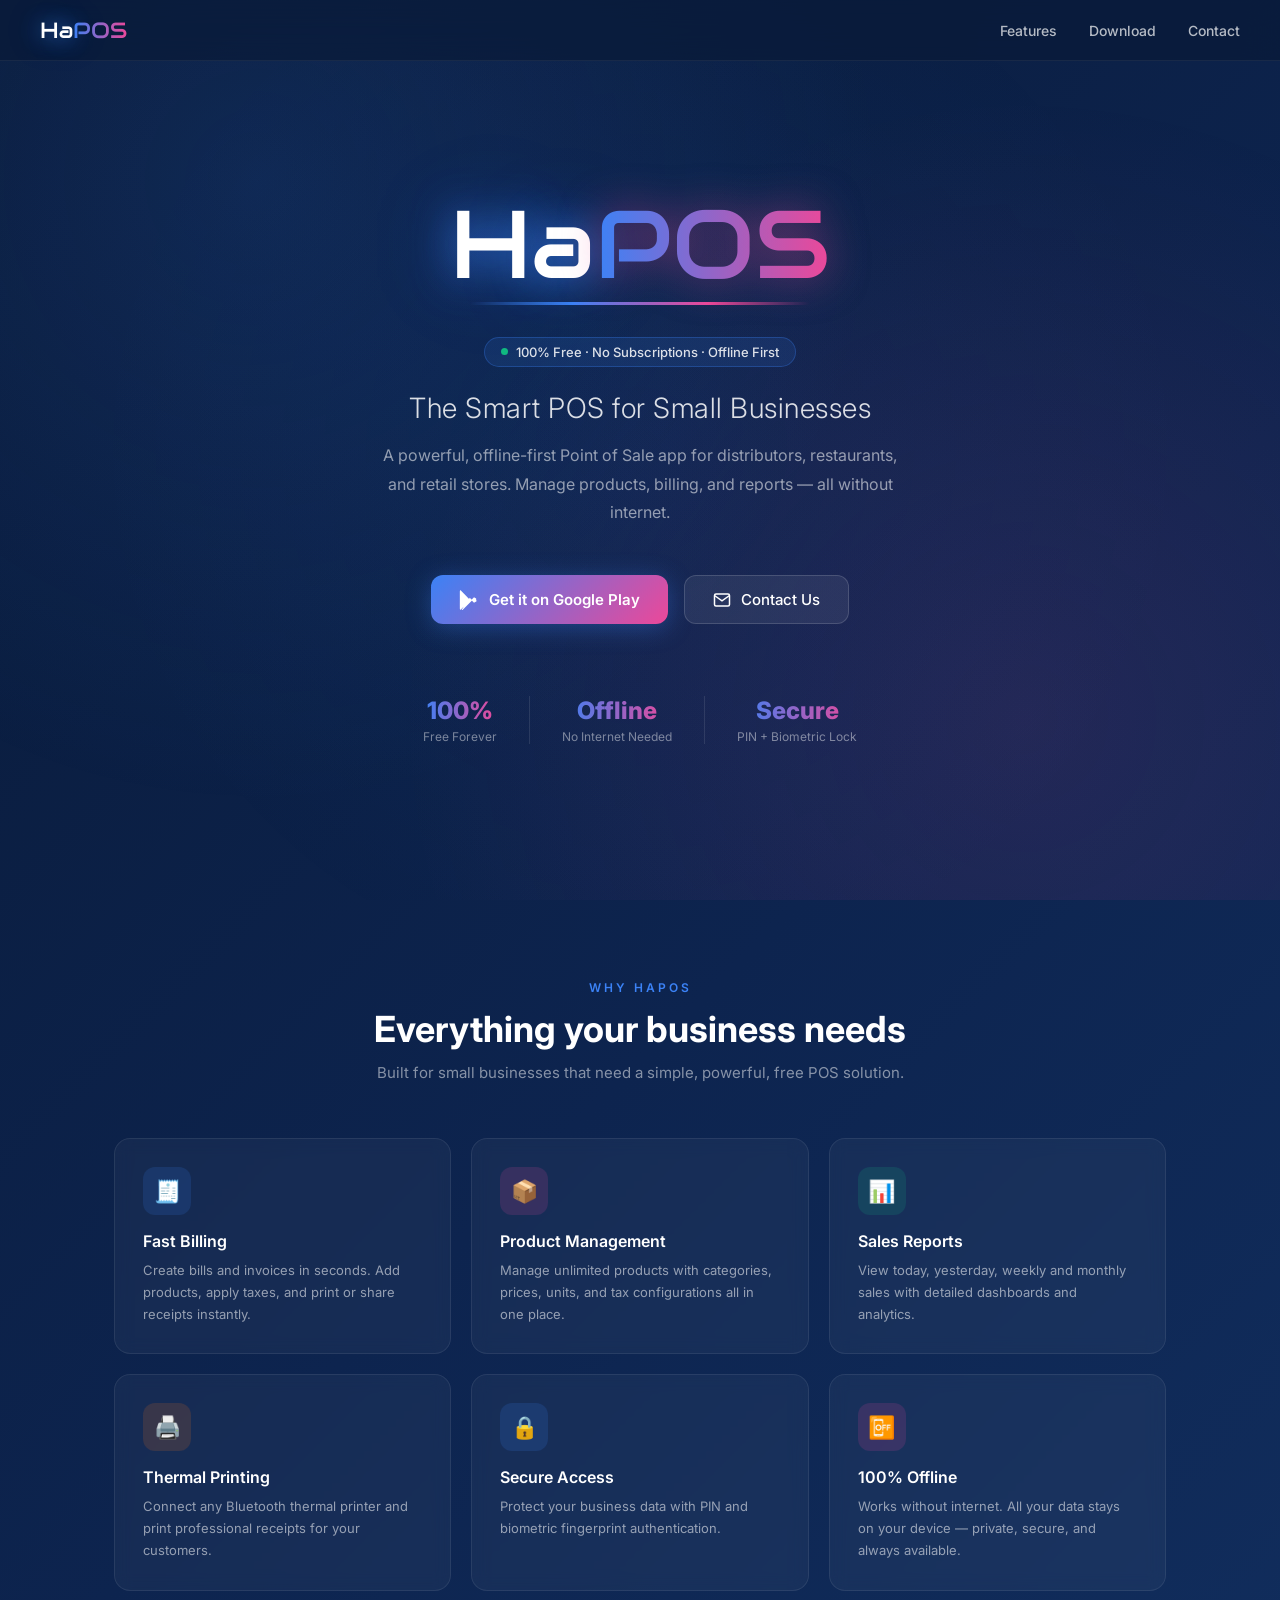
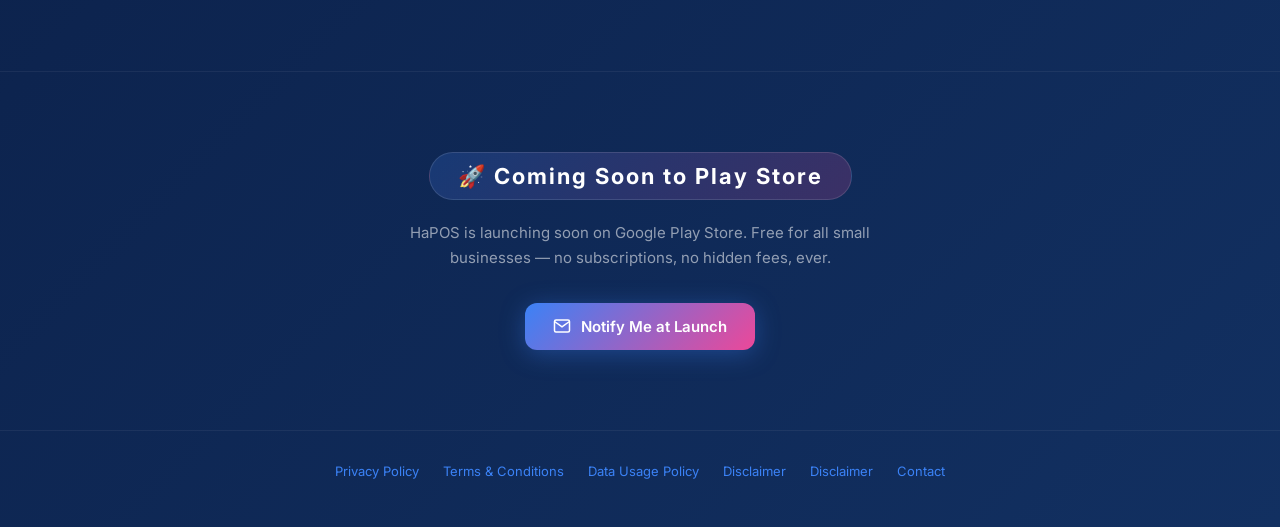
<file: index.html>
<!DOCTYPE html>
<html lang="en">
<head>
    <meta charset="UTF-8">
    <meta name="viewport" content="width=device-width, initial-scale=1.0">
    <title>HaPOS - Free POS for Small Businesses</title>
    <link href="https://fonts.googleapis.com/css2?family=Audiowide&family=Inter:wght@300;400;500;600;700;800&display=swap" rel="stylesheet">
    <style>
        * { margin: 0; padding: 0; box-sizing: border-box; }

        :root {
            --blue: #3B82F6;
            --pink: #EC4899;
            --dark: #0D244F;
            --darker: #091a38;
        }

        body {
            font-family: 'Inter', -apple-system, BlinkMacSystemFont, sans-serif;
            min-height: 100vh;
            background: linear-gradient(135deg, #091a38 0%, #0D244F 50%, #123061 100%);
            color: white;
            overflow-x: hidden;
        }

        /* ── Animated background particles ── */
        body::before {
            content: '';
            position: fixed;
            inset: 0;
            background:
                radial-gradient(circle at 20% 20%, rgba(59,130,246,0.12) 0%, transparent 50%),
                radial-gradient(circle at 80% 80%, rgba(236,72,153,0.10) 0%, transparent 50%),
                radial-gradient(circle at 50% 50%, rgba(59,130,246,0.05) 0%, transparent 70%);
            pointer-events: none;
            z-index: 0;
        }

        /* ── Nav ── */
        nav {
            position: fixed;
            top: 0; left: 0; right: 0;
            z-index: 100;
            padding: 16px 40px;
            display: flex;
            align-items: center;
            justify-content: space-between;
            background: rgba(9,26,56,0.7);
            backdrop-filter: blur(16px);
            border-bottom: 1px solid rgba(255,255,255,0.06);
        }

        .nav-logo {
            display: flex;
            align-items: baseline;
            gap: 0;
        }

        .nav-logo .ha {
            font-family: 'Audiowide', sans-serif;
            font-size: 22px;
            color: white;
            text-shadow: 0 0 20px rgba(59,130,246,0.8), 0 0 40px rgba(59,130,246,0.4);
        }

        .nav-logo .pos {
            font-family: 'Audiowide', sans-serif;
            font-size: 22px;
            background: linear-gradient(90deg, var(--blue), var(--pink));
            -webkit-background-clip: text;
            -webkit-text-fill-color: transparent;
            background-clip: text;
        }

        .nav-links {
            display: flex;
            gap: 32px;
            list-style: none;
        }

        .nav-links a {
            color: rgba(255,255,255,0.7);
            text-decoration: none;
            font-size: 14px;
            font-weight: 500;
            transition: color 0.2s;
        }

        .nav-links a:hover { color: white; }

        /* ── Hero ── */
        .hero {
            position: relative;
            z-index: 1;
            min-height: 100vh;
            display: flex;
            flex-direction: column;
            align-items: center;
            justify-content: center;
            text-align: center;
            padding: 100px 24px 60px;
        }

        /* ── HaPOS Logo (matches Flutter widget) ── */
        .hapos-logo {
            display: flex;
            flex-direction: column;
            align-items: center;
            margin-bottom: 32px;
            animation: logoIn 0.8s cubic-bezier(0.34,1.56,0.64,1) both;
        }

        .hapos-logo .logo-row {
            display: flex;
            align-items: baseline;
            line-height: 1;
        }

        .hapos-logo .ha {
            font-family: 'Audiowide', sans-serif;
            font-size: clamp(52px, 10vw, 96px);
            color: white;
            text-shadow:
                0 0 40px rgba(59,130,246,0.8),
                0 0 80px rgba(59,130,246,0.4),
                0 0 120px rgba(59,130,246,0.2);
            line-height: 1;
        }

        .hapos-logo .pos {
            font-family: 'Audiowide', sans-serif;
            font-size: clamp(52px, 10vw, 96px);
            background: linear-gradient(90deg, var(--blue) 0%, var(--pink) 100%);
            -webkit-background-clip: text;
            -webkit-text-fill-color: transparent;
            background-clip: text;
            filter: drop-shadow(0 0 20px rgba(236,72,153,0.5));
            line-height: 1;
        }

        .logo-underline {
            margin-top: 10px;
            width: clamp(180px, 40vw, 340px);
            height: 3px;
            border-radius: 4px;
            background: linear-gradient(90deg,
                transparent 0%,
                var(--blue) 30%,
                var(--pink) 70%,
                transparent 100%);
        }

        /* ── Hero text ── */
        .hero-badge {
            display: inline-flex;
            align-items: center;
            gap: 8px;
            background: rgba(59,130,246,0.12);
            border: 1px solid rgba(59,130,246,0.3);
            border-radius: 100px;
            padding: 6px 16px;
            font-size: 13px;
            font-weight: 500;
            color: rgba(255,255,255,0.85);
            margin-bottom: 24px;
            animation: fadeUp 0.6s 0.2s both;
        }

        .hero-badge .dot {
            width: 7px; height: 7px;
            background: #10B981;
            border-radius: 50%;
            animation: pulse 2s infinite;
        }

        .hero-title {
            font-size: clamp(20px, 4vw, 28px);
            font-weight: 300;
            color: rgba(255,255,255,0.85);
            letter-spacing: 0.5px;
            margin-bottom: 16px;
            animation: fadeUp 0.6s 0.3s both;
        }

        .hero-desc {
            font-size: clamp(14px, 2vw, 16px);
            color: rgba(255,255,255,0.55);
            line-height: 1.8;
            max-width: 520px;
            margin: 0 auto 48px;
            animation: fadeUp 0.6s 0.4s both;
        }

        /* ── CTA Buttons ── */
        .cta-group {
            display: flex;
            gap: 16px;
            flex-wrap: wrap;
            justify-content: center;
            animation: fadeUp 0.6s 0.5s both;
            margin-bottom: 72px;
        }

        .btn-primary {
            display: inline-flex;
            align-items: center;
            gap: 10px;
            background: linear-gradient(135deg, var(--blue), var(--pink));
            color: white;
            text-decoration: none;
            font-size: 15px;
            font-weight: 600;
            padding: 14px 28px;
            border-radius: 12px;
            transition: transform 0.2s, box-shadow 0.2s;
            box-shadow: 0 4px 24px rgba(59,130,246,0.35);
        }

        .btn-primary:hover {
            transform: translateY(-2px);
            box-shadow: 0 8px 32px rgba(59,130,246,0.45);
        }

        .btn-secondary {
            display: inline-flex;
            align-items: center;
            gap: 10px;
            background: rgba(255,255,255,0.07);
            border: 1px solid rgba(255,255,255,0.15);
            color: white;
            text-decoration: none;
            font-size: 15px;
            font-weight: 500;
            padding: 14px 28px;
            border-radius: 12px;
            transition: background 0.2s, transform 0.2s;
            backdrop-filter: blur(8px);
        }

        .btn-secondary:hover {
            background: rgba(255,255,255,0.12);
            transform: translateY(-2px);
        }

        /* ── Feature cards ── */
        .features {
            position: relative;
            z-index: 1;
            padding: 80px 24px;
            max-width: 1100px;
            margin: 0 auto;
        }

        .section-label {
            text-align: center;
            font-size: 12px;
            font-weight: 600;
            letter-spacing: 3px;
            text-transform: uppercase;
            color: var(--blue);
            margin-bottom: 12px;
        }

        .section-title {
            text-align: center;
            font-size: clamp(24px, 4vw, 36px);
            font-weight: 700;
            margin-bottom: 12px;
        }

        .section-sub {
            text-align: center;
            color: rgba(255,255,255,0.5);
            font-size: 15px;
            margin-bottom: 56px;
        }

        .cards-grid {
            display: grid;
            grid-template-columns: repeat(auto-fit, minmax(280px, 1fr));
            gap: 20px;
        }

        .card {
            background: rgba(255,255,255,0.04);
            border: 1px solid rgba(255,255,255,0.08);
            border-radius: 16px;
            padding: 28px;
            transition: transform 0.2s, border-color 0.2s, background 0.2s;
            backdrop-filter: blur(8px);
        }

        .card:hover {
            transform: translateY(-4px);
            border-color: rgba(59,130,246,0.3);
            background: rgba(59,130,246,0.06);
        }

        .card-icon {
            width: 48px; height: 48px;
            border-radius: 12px;
            display: flex;
            align-items: center;
            justify-content: center;
            font-size: 22px;
            margin-bottom: 16px;
        }

        .card h3 {
            font-size: 16px;
            font-weight: 600;
            margin-bottom: 8px;
        }

        .card p {
            font-size: 13px;
            color: rgba(255,255,255,0.55);
            line-height: 1.7;
        }

        /* ── Coming Soon banner ── */
        .coming-soon-section {
            position: relative;
            z-index: 1;
            text-align: center;
            padding: 80px 24px;
            border-top: 1px solid rgba(255,255,255,0.06);
        }

        .coming-soon-badge {
            display: inline-block;
            background: linear-gradient(135deg, rgba(59,130,246,0.2), rgba(236,72,153,0.2));
            border: 1px solid rgba(255,255,255,0.12);
            border-radius: 100px;
            padding: 10px 28px;
            font-size: 22px;
            font-weight: 700;
            letter-spacing: 2px;
            margin-bottom: 20px;
        }

        .coming-soon-section p {
            color: rgba(255,255,255,0.55);
            font-size: 15px;
            max-width: 480px;
            margin: 0 auto 32px;
            line-height: 1.7;
        }

        /* ── Footer ── */
        footer {
            position: relative;
            z-index: 1;
            text-align: center;
            padding: 32px 24px;
            border-top: 1px solid rgba(255,255,255,0.06);
            color: rgba(255,255,255,0.35);
            font-size: 13px;
        }

        footer a {
            color: var(--blue);
            text-decoration: none;
        }

        footer a:hover { color: var(--pink); }

        .footer-links {
            display: flex;
            justify-content: center;
            gap: 24px;
            margin-bottom: 16px;
            flex-wrap: wrap;
        }

        /* ── Animations ── */
        @keyframes logoIn {
            from { opacity: 0; transform: scale(0.7); }
            to   { opacity: 1; transform: scale(1); }
        }

        @keyframes fadeUp {
            from { opacity: 0; transform: translateY(20px); }
            to   { opacity: 1; transform: translateY(0); }
        }

        @keyframes pulse {
            0%, 100% { opacity: 1; transform: scale(1); }
            50%       { opacity: 0.5; transform: scale(0.85); }
        }

        /* ── Mobile ── */
        @media (max-width: 640px) {
            nav { padding: 14px 20px; }
            .nav-links { display: none; }
            .cta-group { flex-direction: column; align-items: center; }
            .btn-primary, .btn-secondary { width: 100%; max-width: 300px; justify-content: center; }
        }
    </style>
</head>
<body>

    <!-- Nav -->
    <nav>
        <div class="nav-logo">
            <span class="ha">Ha</span><span class="pos">POS</span>
        </div>
        <ul class="nav-links">
            <li><a href="#features">Features</a></li>
            <li><a href="#download">Download</a></li>
            <li><a href="/cdn-cgi/l/email-protection#29414859465a07464f4f404a404845694e44484045074a4644">Contact</a></li>
        </ul>
    </nav>

    <!-- Hero -->
    <section class="hero">

        <!-- Logo — matches Flutter HaPosLogo widget -->
        <div class="hapos-logo">
            <div class="logo-row">
                <span class="ha">Ha</span><span class="pos">POS</span>
            </div>
            <div class="logo-underline"></div>
        </div>

        <div class="hero-badge">
            <span class="dot"></span>
            100% Free · No Subscriptions · Offline First
        </div>

        <h1 class="hero-title">The Smart POS for Small Businesses</h1>

        <p class="hero-desc">
            A powerful, offline-first Point of Sale app for distributors, restaurants, and retail stores.
            Manage products, billing, and reports — all without internet.
        </p>

        <div class="cta-group" id="download">
            <a href="#" class="btn-primary">
                <svg width="20" height="20" viewBox="0 0 24 24" fill="currentColor"><path d="M3.18 23.76c.33.18.7.24 1.06.19l11.67-11.67-2.97-2.97L3.18 23.76zM20.6 10.32l-2.6-1.5-3.28 3.28 3.28 3.28 2.62-1.52c.75-.43.75-1.12 0-1.54zM1.56.22C1.22.57 1 1.1 1 1.8v20.4c0 .7.22 1.23.57 1.58l.08.08L13.3 12.22v-.28L1.64.14l-.08.08zM14.94 8.86L1.56.22l13.38 8.64z"/></svg>
                Get it on Google Play
            </a>
            <a href="/cdn-cgi/l/email-protection#e68e87968995c88980808f858f878aa6818b878f8ac885898b" class="btn-secondary">
                <svg width="18" height="18" viewBox="0 0 24 24" fill="none" stroke="currentColor" stroke-width="2"><path d="M4 4h16c1.1 0 2 .9 2 2v12c0 1.1-.9 2-2 2H4c-1.1 0-2-.9-2-2V6c0-1.1.9-2 2-2z"/><polyline points="22,6 12,13 2,6"/></svg>
                Contact Us
            </a>
        </div>

        <!-- Feature highlights -->
        <div style="display:flex; gap:32px; flex-wrap:wrap; justify-content:center; animation: fadeUp 0.6s 0.7s both;">
            <div style="text-align:center;">
                <div style="font-size:24px; font-weight:800; background:linear-gradient(90deg,#3B82F6,#EC4899);-webkit-background-clip:text;-webkit-text-fill-color:transparent;">100%</div>
                <div style="font-size:12px; color:rgba(255,255,255,0.45); margin-top:4px;">Free Forever</div>
            </div>
            <div style="width:1px; background:rgba(255,255,255,0.1);"></div>
            <div style="text-align:center;">
                <div style="font-size:24px; font-weight:800; background:linear-gradient(90deg,#3B82F6,#EC4899);-webkit-background-clip:text;-webkit-text-fill-color:transparent;">Offline</div>
                <div style="font-size:12px; color:rgba(255,255,255,0.45); margin-top:4px;">No Internet Needed</div>
            </div>
            <div style="width:1px; background:rgba(255,255,255,0.1);"></div>
            <div style="text-align:center;">
                <div style="font-size:24px; font-weight:800; background:linear-gradient(90deg,#3B82F6,#EC4899);-webkit-background-clip:text;-webkit-text-fill-color:transparent;">Secure</div>
                <div style="font-size:12px; color:rgba(255,255,255,0.45); margin-top:4px;">PIN + Biometric Lock</div>
            </div>
        </div>

    </section>

    <!-- Features -->
    <section class="features" id="features">
        <div class="section-label">Why HaPOS</div>
        <h2 class="section-title">Everything your business needs</h2>
        <p class="section-sub">Built for small businesses that need a simple, powerful, free POS solution.</p>

        <div class="cards-grid">
            <div class="card">
                <div class="card-icon" style="background:rgba(59,130,246,0.15);">🧾</div>
                <h3>Fast Billing</h3>
                <p>Create bills and invoices in seconds. Add products, apply taxes, and print or share receipts instantly.</p>
            </div>
            <div class="card">
                <div class="card-icon" style="background:rgba(236,72,153,0.15);">📦</div>
                <h3>Product Management</h3>
                <p>Manage unlimited products with categories, prices, units, and tax configurations all in one place.</p>
            </div>
            <div class="card">
                <div class="card-icon" style="background:rgba(16,185,129,0.15);">📊</div>
                <h3>Sales Reports</h3>
                <p>View today, yesterday, weekly and monthly sales with detailed dashboards and analytics.</p>
            </div>
            <div class="card">
                <div class="card-icon" style="background:rgba(249,115,22,0.15);">🖨️</div>
                <h3>Thermal Printing</h3>
                <p>Connect any Bluetooth thermal printer and print professional receipts for your customers.</p>
            </div>
            <div class="card">
                <div class="card-icon" style="background:rgba(59,130,246,0.15);">🔒</div>
                <h3>Secure Access</h3>
                <p>Protect your business data with PIN and biometric fingerprint authentication.</p>
            </div>
            <div class="card">
                <div class="card-icon" style="background:rgba(236,72,153,0.15);">📴</div>
                <h3>100% Offline</h3>
                <p>Works without internet. All your data stays on your device — private, secure, and always available.</p>
            </div>
        </div>
    </section>

    <!-- Coming Soon -->
    <section class="coming-soon-section">
        <div class="coming-soon-badge">🚀 Coming Soon to Play Store</div>
        <p>HaPOS is launching soon on Google Play Store. Free for all small businesses — no subscriptions, no hidden fees, ever.</p>
        <a href="/cdn-cgi/l/email-protection#462e27362935682920202f252f272a06212b272f2a6825292b" class="btn-primary" style="display:inline-flex;">
            <svg width="18" height="18" viewBox="0 0 24 24" fill="none" stroke="currentColor" stroke-width="2"><path d="M4 4h16c1.1 0 2 .9 2 2v12c0 1.1-.9 2-2 2H4c-1.1 0-2-.9-2-2V6c0-1.1.9-2 2-2z"/><polyline points="22,6 12,13 2,6"/></svg>
            Notify Me at Launch
        </a>
    </section>

    <!-- Footer -->
    <footer>
        <div class="footer-links">
            <a href="privacy-policy.html">Privacy Policy</a>
            <a href="terms.html">Terms & Conditions</a>
            <a href="data-usage.html">Data Usage Policy</a>
            <a href="disclaimer.html">Disclaimer</a>
			<a href="support.html">Disclaimer</a>
            <a href="contact.html">Contact</a>
			</div>
			
			</footer>
			</body>
			
			</html>
</file>
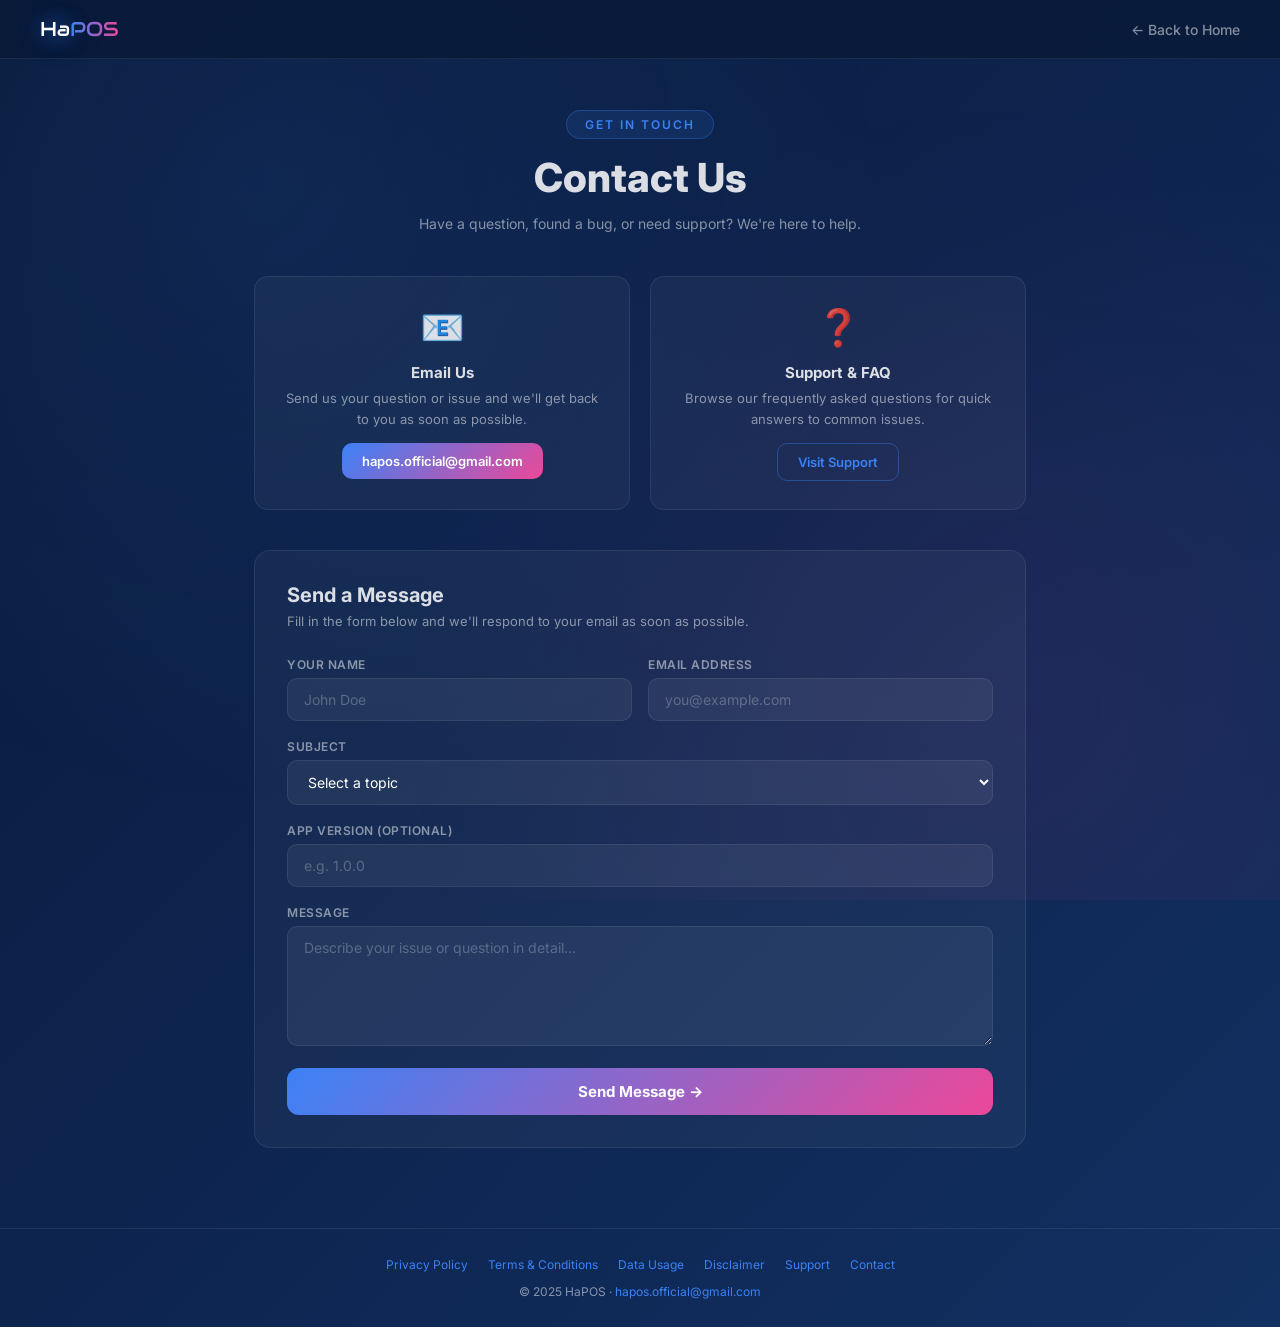
<file: contact.html>
<!DOCTYPE html>
<html lang="en">
<head>
<meta charset="UTF-8"><meta name="viewport" content="width=device-width, initial-scale=1.0">
<title>Contact - HaPOS</title>
<link href="https://fonts.googleapis.com/css2?family=Audiowide&family=Inter:wght@300;400;500;600;700;800&display=swap" rel="stylesheet">
<link rel="stylesheet" href="shared.css">
<style>
.contact-grid { display:grid; grid-template-columns:1fr 1fr; gap:20px; margin-bottom:40px; }
@media(max-width:600px){ .contact-grid { grid-template-columns:1fr; } }
.contact-card { background:var(--card); border:1px solid var(--border); border-radius:14px; padding:28px; text-align:center; transition:border-color 0.2s, transform 0.2s; }
.contact-card:hover { border-color:rgba(59,130,246,0.3); transform:translateY(-3px); }
.contact-card .icon { font-size:36px; margin-bottom:14px; }
.contact-card h3 { font-size:15px; font-weight:700; margin-bottom:6px; }
.contact-card p { font-size:13px; color:var(--muted); line-height:1.6; margin-bottom:14px; }
.contact-card a { display:inline-block; padding:10px 20px; border-radius:10px; font-size:13px; font-weight:600; text-decoration:none; transition:opacity 0.2s; }
.contact-card a:hover { opacity:0.85; }
.btn-blue { background:linear-gradient(135deg,var(--blue),var(--pink)); color:white; }
.btn-outline { border:1px solid rgba(59,130,246,0.4); color:var(--blue); }
.form-section { background:var(--card); border:1px solid var(--border); border-radius:16px; padding:32px; }
.form-section h2 { font-size:20px; font-weight:700; margin-bottom:6px; }
.form-section p { font-size:13px; color:var(--muted); margin-bottom:28px; }
.form-row { display:grid; grid-template-columns:1fr 1fr; gap:16px; }
@media(max-width:600px){ .form-row { grid-template-columns:1fr; } }
.form-group { margin-bottom:18px; }
.form-group label { display:block; font-size:12px; font-weight:600; color:var(--muted); margin-bottom:6px; text-transform:uppercase; letter-spacing:0.5px; }
.form-group input, .form-group select, .form-group textarea {
    width:100%; padding:12px 16px; border-radius:10px;
    background:rgba(255,255,255,0.06); border:1px solid var(--border);
    color:white; font-family:'Inter',sans-serif; font-size:14px;
    outline:none; transition:border-color 0.2s;
}
.form-group input:focus, .form-group select:focus, .form-group textarea:focus { border-color:var(--blue); }
.form-group select option { background:#0D244F; }
.form-group textarea { resize:vertical; min-height:120px; }
.form-group input::placeholder, .form-group textarea::placeholder { color:rgba(255,255,255,0.25); }
.btn-submit { width:100%; padding:14px; border:none; border-radius:12px; cursor:pointer;
    background:linear-gradient(135deg,var(--blue),var(--pink)); color:white;
    font-family:'Inter',sans-serif; font-size:15px; font-weight:700;
    transition:opacity 0.2s, transform 0.2s; }
.btn-submit:hover { opacity:0.9; transform:translateY(-1px); }
.success-msg { display:none; text-align:center; padding:20px; color:var(--success); font-weight:600; font-size:15px; }
</style>
</head>
<body>
<nav>
    <a href="index.html" class="nav-logo"><span class="ha">Ha</span><span class="pos">POS</span></a>
    <a href="index.html" class="nav-back">← Back to Home</a>
</nav>
<div class="page-header">
    <div class="badge">Get in Touch</div>
    <h1>Contact Us</h1>
    <p>Have a question, found a bug, or need support? We're here to help.</p>
</div>
<div class="content">

    <!-- Contact cards -->
    <div class="contact-grid">
        <div class="contact-card">
            <div class="icon">📧</div>
            <h3>Email Us</h3>
            <p>Send us your question or issue and we'll get back to you as soon as possible.</p>
            <a href="mailto:hapos.official@gmail.com" class="btn-blue">hapos.official@gmail.com</a>
        </div>
        <div class="contact-card">
            <div class="icon">❓</div>
            <h3>Support & FAQ</h3>
            <p>Browse our frequently asked questions for quick answers to common issues.</p>
            <a href="support.html" class="btn-outline">Visit Support</a>
        </div>
    </div>

    <!-- Contact form -->
    <div class="form-section">
        <h2>Send a Message</h2>
        <p>Fill in the form below and we'll respond to your email as soon as possible.</p>

        <form id="contactForm" onsubmit="handleSubmit(event)">
            <div class="form-row">
                <div class="form-group">
                    <label>Your Name</label>
                    <input type="text" placeholder="John Doe" required>
                </div>
                <div class="form-group">
                    <label>Email Address</label>
                    <input type="email" placeholder="you@example.com" required>
                </div>
            </div>

            <div class="form-group">
                <label>Subject</label>
                <select required>
                    <option value="" disabled selected>Select a topic</option>
                    <option>General Question</option>
                    <option>Bug Report</option>
                    <option>Feature Request</option>
                    <option>Billing Issue</option>
                    <option>Printer Support</option>
                    <option>Data / Privacy</option>
                    <option>Other</option>
                </select>
            </div>

            <div class="form-group">
                <label>App Version (optional)</label>
                <input type="text" placeholder="e.g. 1.0.0">
            </div>

            <div class="form-group">
                <label>Message</label>
                <textarea placeholder="Describe your issue or question in detail..." required></textarea>
            </div>

            <button type="submit" class="btn-submit">Send Message →</button>
            <div class="success-msg" id="successMsg">✅ Message sent! We'll get back to you soon.</div>
        </form>
    </div>

</div>
<footer>
    <div class="footer-links">
        <a href="privacy.html">Privacy Policy</a>
        <a href="terms.html">Terms &amp; Conditions</a>
        <a href="data-usage.html">Data Usage</a>
        <a href="disclaimer.html">Disclaimer</a>
        <a href="support.html">Support</a>
        <a href="contact.html">Contact</a>
    </div>
    <p>© 2025 HaPOS · <a href="mailto:hapos.official@gmail.com">hapos.official@gmail.com</a></p>
</footer>
<script>
function handleSubmit(e) {
    e.preventDefault();
    document.getElementById('contactForm').style.display = 'none';
    document.getElementById('successMsg').style.display = 'block';
    // In production: replace with actual form submission (Formspree, EmailJS, etc.)
    const form = e.target;
    const email = form.querySelector('input[type="email"]').value;
    window.location.href = `mailto:hapos.official@gmail.com?subject=HaPOS Support Request&body=From: ${email}`;
}
</script>
</body>
</html>
</file>
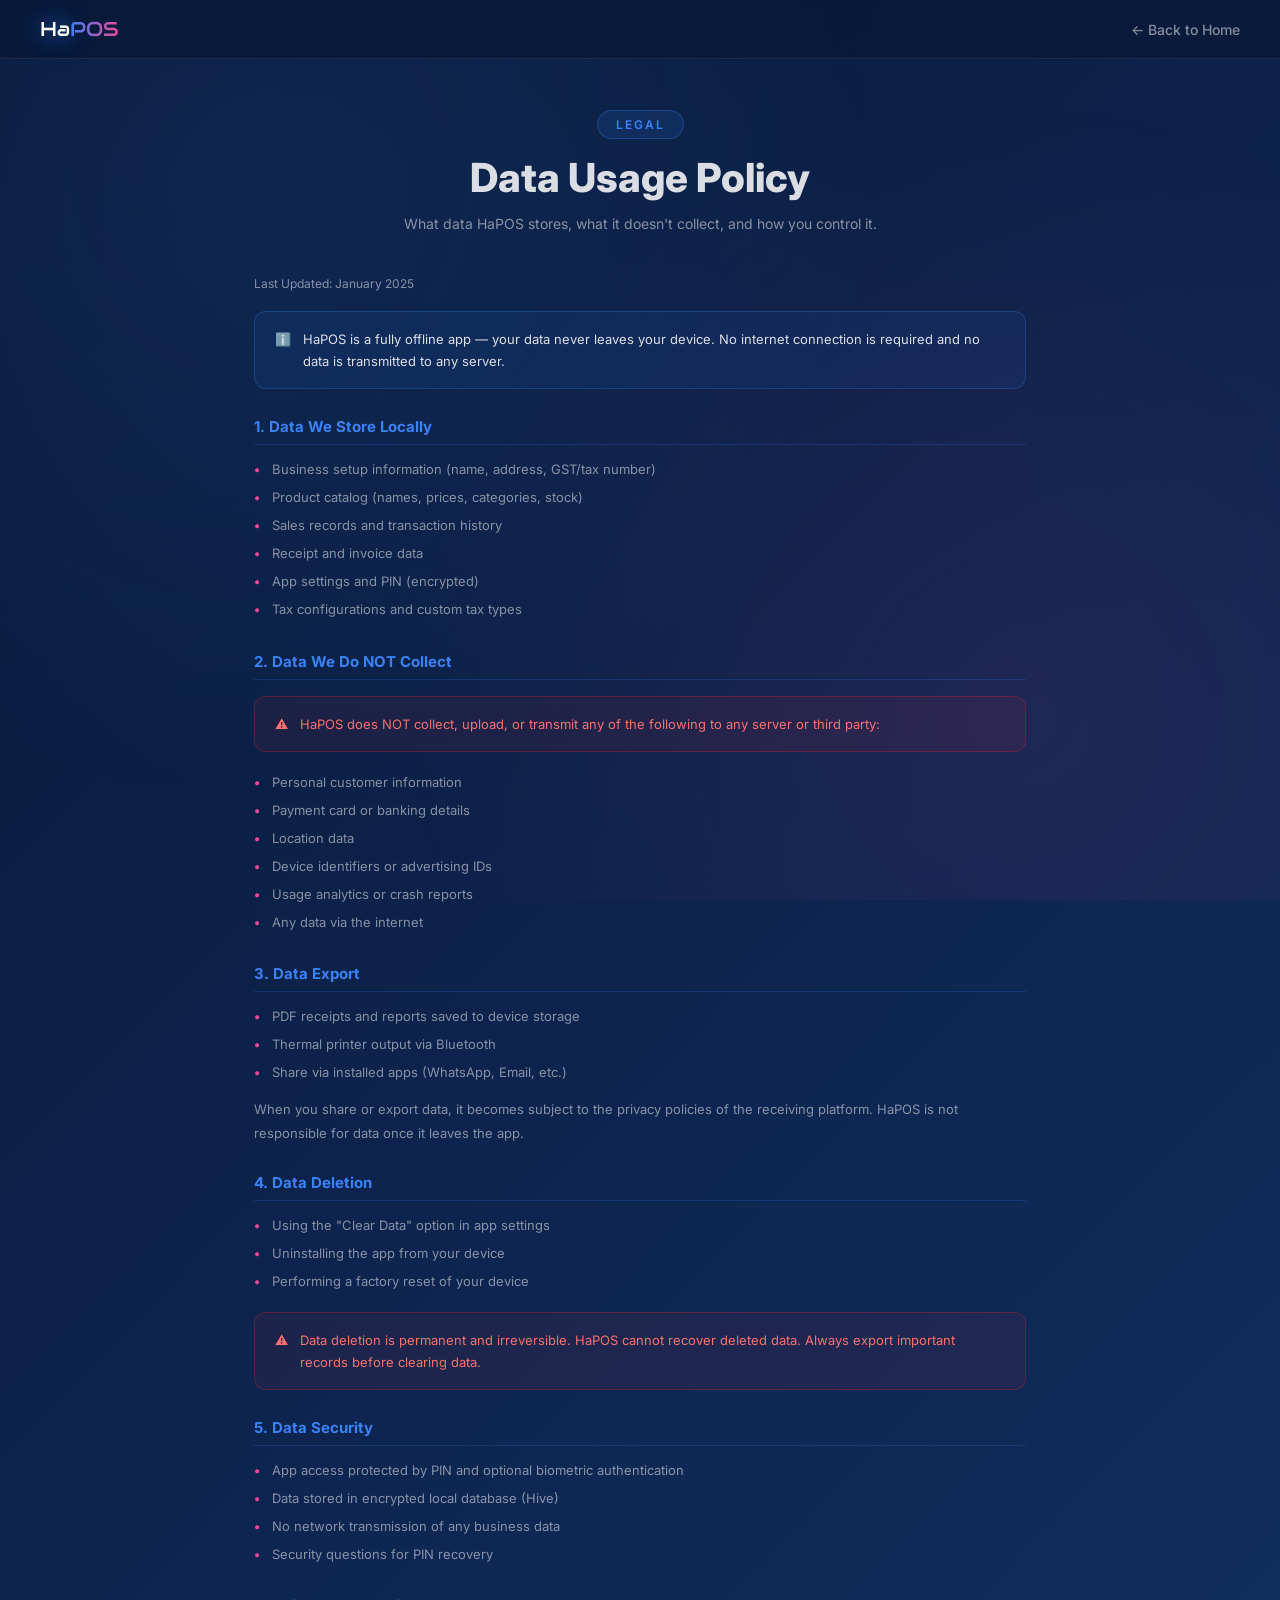
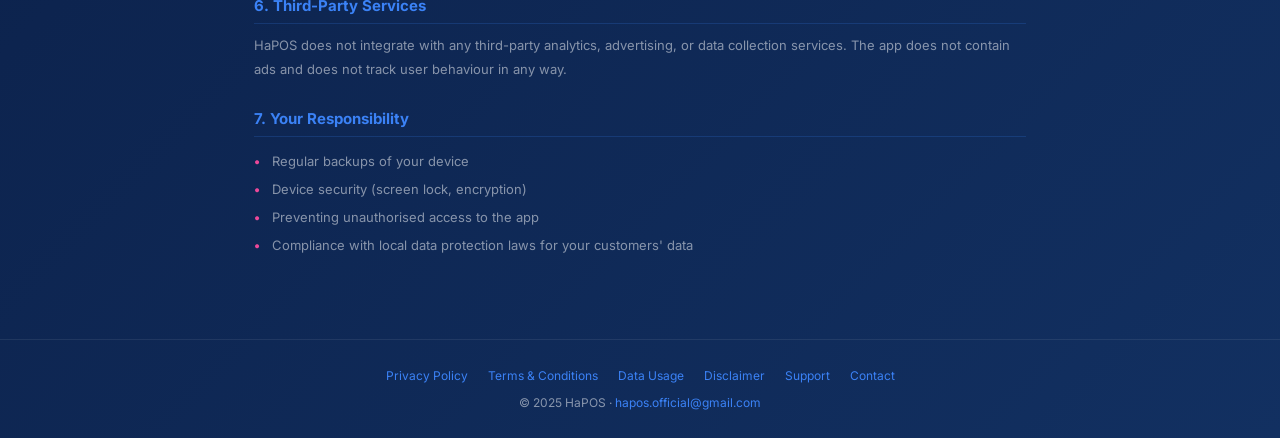
<file: data-usage.html>
<!DOCTYPE html>
<html lang="en">
<head>
<meta charset="UTF-8"><meta name="viewport" content="width=device-width, initial-scale=1.0">
<title>Data Usage Policy - HaPOS</title>
<link href="https://fonts.googleapis.com/css2?family=Audiowide&family=Inter:wght@300;400;500;600;700;800&display=swap" rel="stylesheet">
<link rel="stylesheet" href="shared.css">
</head>
<body>
<nav>
    <a href="index.html" class="nav-logo"><span class="ha">Ha</span><span class="pos">POS</span></a>
    <a href="index.html" class="nav-back">← Back to Home</a>
</nav>
<div class="page-header">
    <div class="badge">Legal</div>
    <h1>Data Usage Policy</h1>
    <p>What data HaPOS stores, what it doesn't collect, and how you control it.</p>
</div>
<div class="content">
    <p class="updated">Last Updated: January 2025</p>
    <div class="info-box"><span>ℹ️</span><span>HaPOS is a fully offline app — your data never leaves your device. No internet connection is required and no data is transmitted to any server.</span></div>

    <div class="section-title">1. Data We Store Locally</div>
    <ul class="bullet-list">
        <li>Business setup information (name, address, GST/tax number)</li>
        <li>Product catalog (names, prices, categories, stock)</li>
        <li>Sales records and transaction history</li>
        <li>Receipt and invoice data</li>
        <li>App settings and PIN (encrypted)</li>
        <li>Tax configurations and custom tax types</li>
    </ul>

    <div class="section-title">2. Data We Do NOT Collect</div>
    <div class="warning-box"><span>⚠️</span><span>HaPOS does NOT collect, upload, or transmit any of the following to any server or third party:</span></div>
    <ul class="bullet-list">
        <li>Personal customer information</li>
        <li>Payment card or banking details</li>
        <li>Location data</li>
        <li>Device identifiers or advertising IDs</li>
        <li>Usage analytics or crash reports</li>
        <li>Any data via the internet</li>
    </ul>

    <div class="section-title">3. Data Export</div>
    <ul class="bullet-list">
        <li>PDF receipts and reports saved to device storage</li>
        <li>Thermal printer output via Bluetooth</li>
        <li>Share via installed apps (WhatsApp, Email, etc.)</li>
    </ul>
    <p class="section-body">When you share or export data, it becomes subject to the privacy policies of the receiving platform. HaPOS is not responsible for data once it leaves the app.</p>

    <div class="section-title">4. Data Deletion</div>
    <ul class="bullet-list">
        <li>Using the "Clear Data" option in app settings</li>
        <li>Uninstalling the app from your device</li>
        <li>Performing a factory reset of your device</li>
    </ul>
    <div class="warning-box"><span>⚠️</span><span>Data deletion is permanent and irreversible. HaPOS cannot recover deleted data. Always export important records before clearing data.</span></div>

    <div class="section-title">5. Data Security</div>
    <ul class="bullet-list">
        <li>App access protected by PIN and optional biometric authentication</li>
        <li>Data stored in encrypted local database (Hive)</li>
        <li>No network transmission of any business data</li>
        <li>Security questions for PIN recovery</li>
    </ul>

    <div class="section-title">6. Third-Party Services</div>
    <p class="section-body">HaPOS does not integrate with any third-party analytics, advertising, or data collection services. The app does not contain ads and does not track user behaviour in any way.</p>

    <div class="section-title">7. Your Responsibility</div>
    <ul class="bullet-list">
        <li>Regular backups of your device</li>
        <li>Device security (screen lock, encryption)</li>
        <li>Preventing unauthorised access to the app</li>
        <li>Compliance with local data protection laws for your customers' data</li>
    </ul>
</div>
<footer>
    <div class="footer-links">
        <a href="privacy.html">Privacy Policy</a>
        <a href="terms.html">Terms &amp; Conditions</a>
        <a href="data-usage.html">Data Usage</a>
        <a href="disclaimer.html">Disclaimer</a>
        <a href="support.html">Support</a>
        <a href="contact.html">Contact</a>
    </div>
    <p>© 2025 HaPOS · <a href="mailto:hapos.official@gmail.com">hapos.official@gmail.com</a></p>
</footer>
</body>
</html>
</file>
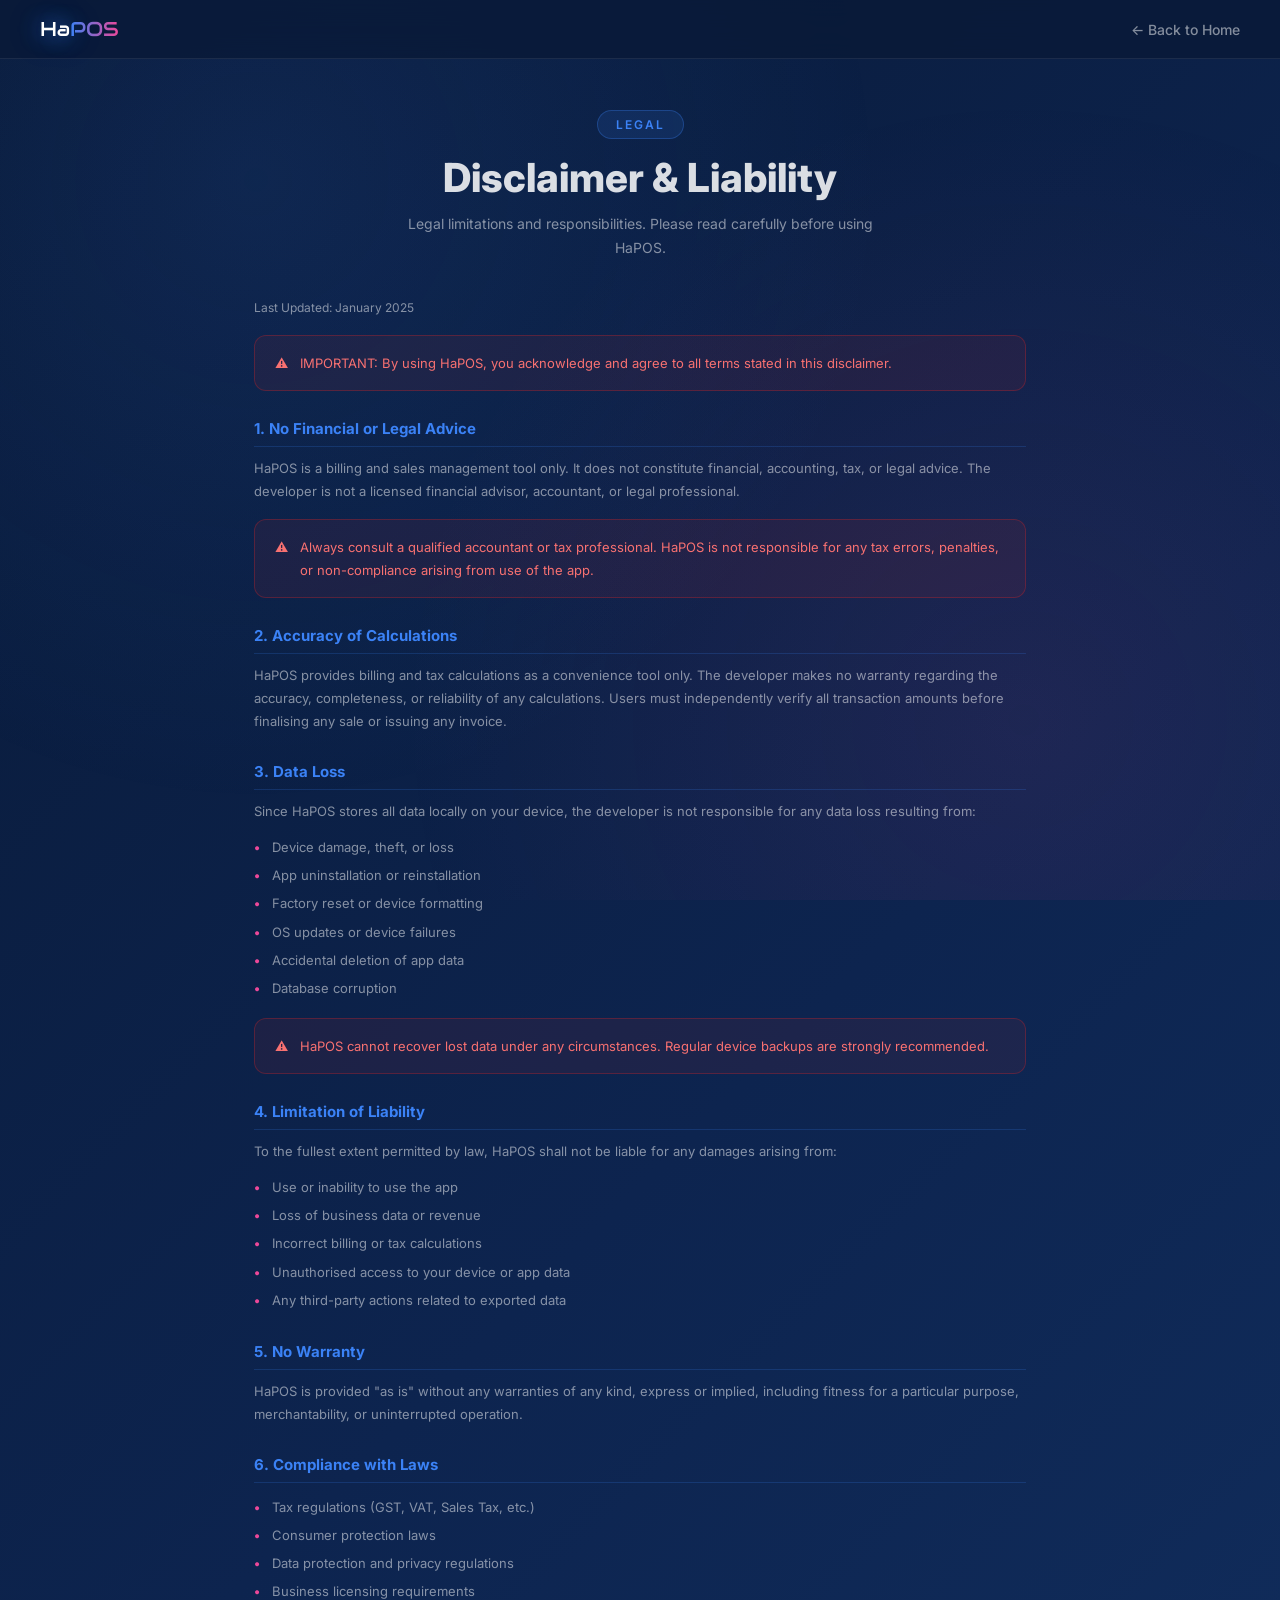
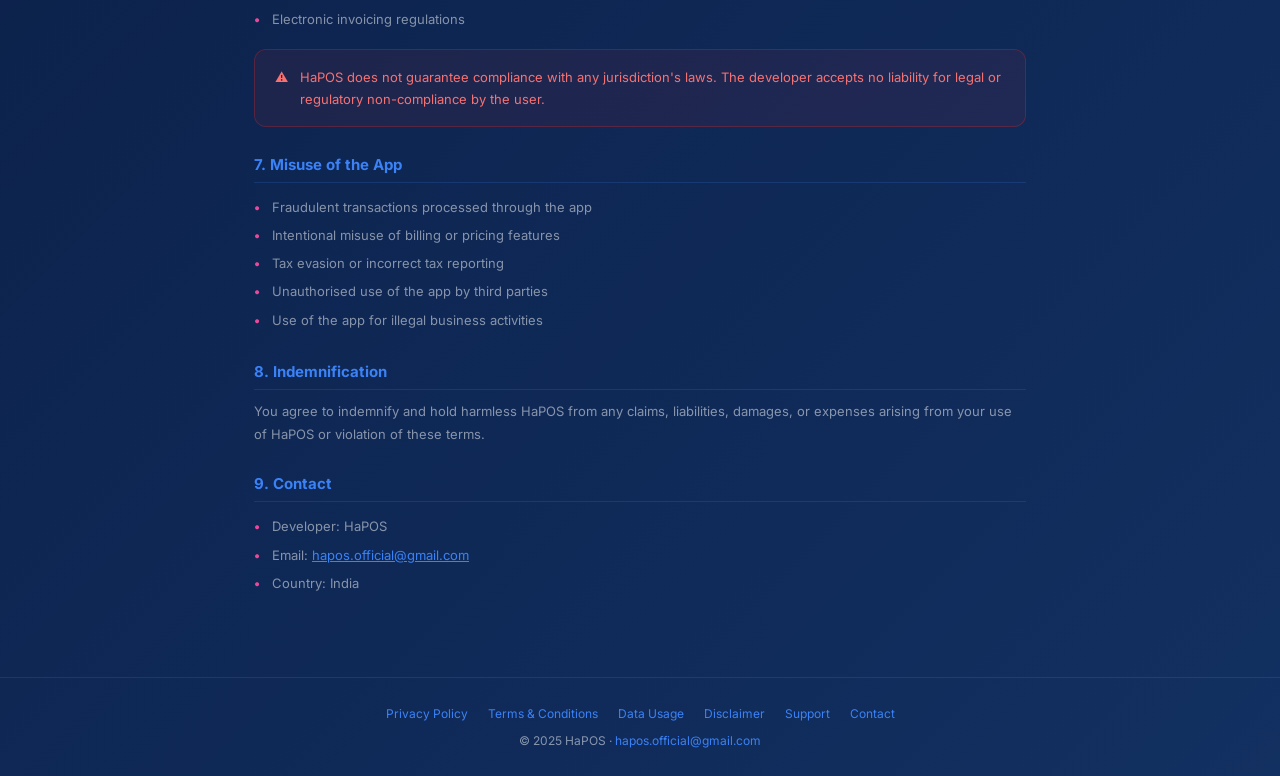
<file: disclaimer.html>
<!DOCTYPE html>
<html lang="en">
<head>
<meta charset="UTF-8"><meta name="viewport" content="width=device-width, initial-scale=1.0">
<title>Disclaimer - HaPOS</title>
<link href="https://fonts.googleapis.com/css2?family=Audiowide&family=Inter:wght@300;400;500;600;700;800&display=swap" rel="stylesheet">
<link rel="stylesheet" href="shared.css">
</head>
<body>
<nav>
    <a href="index.html" class="nav-logo"><span class="ha">Ha</span><span class="pos">POS</span></a>
    <a href="index.html" class="nav-back">← Back to Home</a>
</nav>
<div class="page-header">
    <div class="badge">Legal</div>
    <h1>Disclaimer &amp; Liability</h1>
    <p>Legal limitations and responsibilities. Please read carefully before using HaPOS.</p>
</div>
<div class="content">
    <p class="updated">Last Updated: January 2025</p>
    <div class="warning-box"><span>⚠️</span><span>IMPORTANT: By using HaPOS, you acknowledge and agree to all terms stated in this disclaimer.</span></div>

    <div class="section-title">1. No Financial or Legal Advice</div>
    <p class="section-body">HaPOS is a billing and sales management tool only. It does not constitute financial, accounting, tax, or legal advice. The developer is not a licensed financial advisor, accountant, or legal professional.</p>
    <div class="warning-box"><span>⚠️</span><span>Always consult a qualified accountant or tax professional. HaPOS is not responsible for any tax errors, penalties, or non-compliance arising from use of the app.</span></div>

    <div class="section-title">2. Accuracy of Calculations</div>
    <p class="section-body">HaPOS provides billing and tax calculations as a convenience tool only. The developer makes no warranty regarding the accuracy, completeness, or reliability of any calculations. Users must independently verify all transaction amounts before finalising any sale or issuing any invoice.</p>

    <div class="section-title">3. Data Loss</div>
    <p class="section-body">Since HaPOS stores all data locally on your device, the developer is not responsible for any data loss resulting from:</p>
    <ul class="bullet-list">
        <li>Device damage, theft, or loss</li>
        <li>App uninstallation or reinstallation</li>
        <li>Factory reset or device formatting</li>
        <li>OS updates or device failures</li>
        <li>Accidental deletion of app data</li>
        <li>Database corruption</li>
    </ul>
    <div class="warning-box"><span>⚠️</span><span>HaPOS cannot recover lost data under any circumstances. Regular device backups are strongly recommended.</span></div>

    <div class="section-title">4. Limitation of Liability</div>
    <p class="section-body">To the fullest extent permitted by law, HaPOS shall not be liable for any damages arising from:</p>
    <ul class="bullet-list">
        <li>Use or inability to use the app</li>
        <li>Loss of business data or revenue</li>
        <li>Incorrect billing or tax calculations</li>
        <li>Unauthorised access to your device or app data</li>
        <li>Any third-party actions related to exported data</li>
    </ul>

    <div class="section-title">5. No Warranty</div>
    <p class="section-body">HaPOS is provided "as is" without any warranties of any kind, express or implied, including fitness for a particular purpose, merchantability, or uninterrupted operation.</p>

    <div class="section-title">6. Compliance with Laws</div>
    <ul class="bullet-list">
        <li>Tax regulations (GST, VAT, Sales Tax, etc.)</li>
        <li>Consumer protection laws</li>
        <li>Data protection and privacy regulations</li>
        <li>Business licensing requirements</li>
        <li>Electronic invoicing regulations</li>
    </ul>
    <div class="warning-box"><span>⚠️</span><span>HaPOS does not guarantee compliance with any jurisdiction's laws. The developer accepts no liability for legal or regulatory non-compliance by the user.</span></div>

    <div class="section-title">7. Misuse of the App</div>
    <ul class="bullet-list">
        <li>Fraudulent transactions processed through the app</li>
        <li>Intentional misuse of billing or pricing features</li>
        <li>Tax evasion or incorrect tax reporting</li>
        <li>Unauthorised use of the app by third parties</li>
        <li>Use of the app for illegal business activities</li>
    </ul>

    <div class="section-title">8. Indemnification</div>
    <p class="section-body">You agree to indemnify and hold harmless HaPOS from any claims, liabilities, damages, or expenses arising from your use of HaPOS or violation of these terms.</p>

    <div class="section-title">9. Contact</div>
    <ul class="bullet-list">
        <li>Developer: HaPOS</li>
        <li>Email: <a href="mailto:hapos.official@gmail.com" style="color:var(--blue)">hapos.official@gmail.com</a></li>
        <li>Country: India</li>
    </ul>
</div>
<footer>
    <div class="footer-links">
        <a href="privacy.html">Privacy Policy</a>
        <a href="terms.html">Terms &amp; Conditions</a>
        <a href="data-usage.html">Data Usage</a>
        <a href="disclaimer.html">Disclaimer</a>
        <a href="support.html">Support</a>
        <a href="contact.html">Contact</a>
    </div>
    <p>© 2025 HaPOS · <a href="mailto:hapos.official@gmail.com">hapos.official@gmail.com</a></p>
</footer>
</body>
</html>
</file>
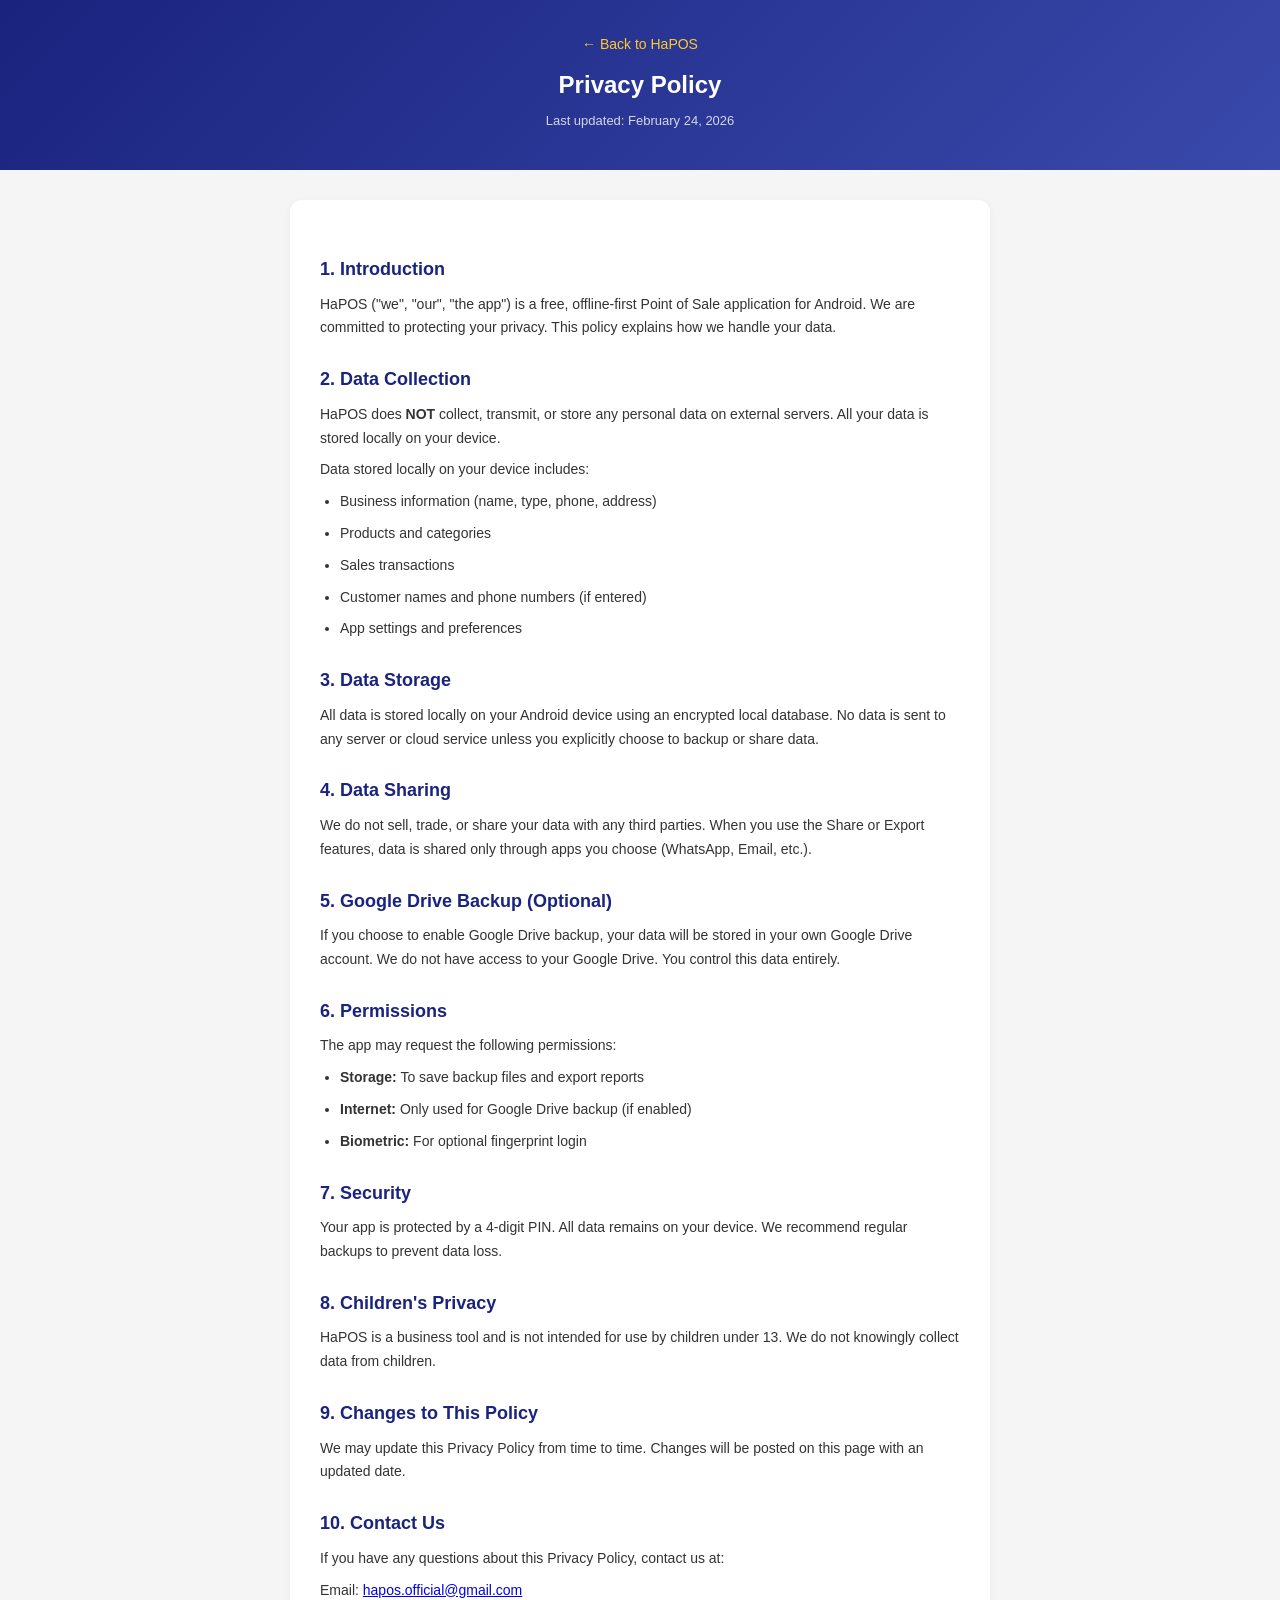
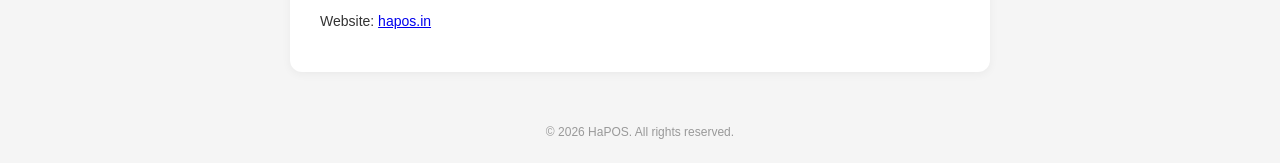
<file: privacy-policy.html>
<!DOCTYPE html>
<html lang="en">
<head>
    <meta charset="UTF-8">
    <meta name="viewport" content="width=device-width, initial-scale=1.0">
    <title>Privacy Policy - HaPOS</title>
    <style>
        * { margin: 0; padding: 0; box-sizing: border-box; }
        body {
            font-family: -apple-system, BlinkMacSystemFont, 'Segoe UI', Roboto, sans-serif;
            background: #f5f5f5;
            color: #333;
            line-height: 1.7;
        }
        .header {
            background: linear-gradient(135deg, #1a237e, #3949ab);
            color: white;
            padding: 30px 20px;
            text-align: center;
        }
        .header a {
            color: #ffca28;
            text-decoration: none;
            font-size: 14px;
        }
        .header h1 { font-size: 24px; margin-top: 8px; }
        .header p { font-size: 13px; opacity: 0.8; margin-top: 4px; }
        .content {
            max-width: 700px;
            margin: 30px auto;
            background: white;
            border-radius: 12px;
            padding: 30px;
            box-shadow: 0 2px 10px rgba(0,0,0,0.05);
        }
        h2 {
            font-size: 18px;
            color: #1a237e;
            margin: 24px 0 8px 0;
        }
        p, li { font-size: 14px; margin-bottom: 8px; }
        ul { padding-left: 20px; }
        .footer {
            text-align: center;
            padding: 20px;
            font-size: 12px;
            color: #999;
        }
    </style>
</head>
<body>
    <div class="header">
        <a href="index.html">← Back to HaPOS</a>
        <h1>Privacy Policy</h1>
        <p>Last updated: February 24, 2026</p>
    </div>
    <div class="content">
        <h2>1. Introduction</h2>
        <p>HaPOS ("we", "our", "the app") is a free, offline-first Point of Sale application for Android. We are committed to protecting your privacy. This policy explains how we handle your data.</p>

        <h2>2. Data Collection</h2>
        <p>HaPOS does <strong>NOT</strong> collect, transmit, or store any personal data on external servers. All your data is stored locally on your device.</p>
        <p>Data stored locally on your device includes:</p>
        <ul>
            <li>Business information (name, type, phone, address)</li>
            <li>Products and categories</li>
            <li>Sales transactions</li>
            <li>Customer names and phone numbers (if entered)</li>
            <li>App settings and preferences</li>
        </ul>

        <h2>3. Data Storage</h2>
        <p>All data is stored locally on your Android device using an encrypted local database. No data is sent to any server or cloud service unless you explicitly choose to backup or share data.</p>

        <h2>4. Data Sharing</h2>
        <p>We do not sell, trade, or share your data with any third parties. When you use the Share or Export features, data is shared only through apps you choose (WhatsApp, Email, etc.).</p>

        <h2>5. Google Drive Backup (Optional)</h2>
        <p>If you choose to enable Google Drive backup, your data will be stored in your own Google Drive account. We do not have access to your Google Drive. You control this data entirely.</p>

        <h2>6. Permissions</h2>
        <p>The app may request the following permissions:</p>
        <ul>
            <li><strong>Storage:</strong> To save backup files and export reports</li>
            <li><strong>Internet:</strong> Only used for Google Drive backup (if enabled)</li>
            <li><strong>Biometric:</strong> For optional fingerprint login</li>
        </ul>

        <h2>7. Security</h2>
        <p>Your app is protected by a 4-digit PIN. All data remains on your device. We recommend regular backups to prevent data loss.</p>

        <h2>8. Children's Privacy</h2>
        <p>HaPOS is a business tool and is not intended for use by children under 13. We do not knowingly collect data from children.</p>

        <h2>9. Changes to This Policy</h2>
        <p>We may update this Privacy Policy from time to time. Changes will be posted on this page with an updated date.</p>

        <h2>10. Contact Us</h2>
        <p>If you have any questions about this Privacy Policy, contact us at:</p>
        <p>Email: <a href="mailto:hapos.official@gmail.com">hapos.official@gmail.com</a></p>
        <p>Website: <a href="https://hapos.in">hapos.in</a></p>
    </div>
    <div class="footer">
        &copy; 2026 HaPOS. All rights reserved.
    </div>
</body>
</html>
</file>
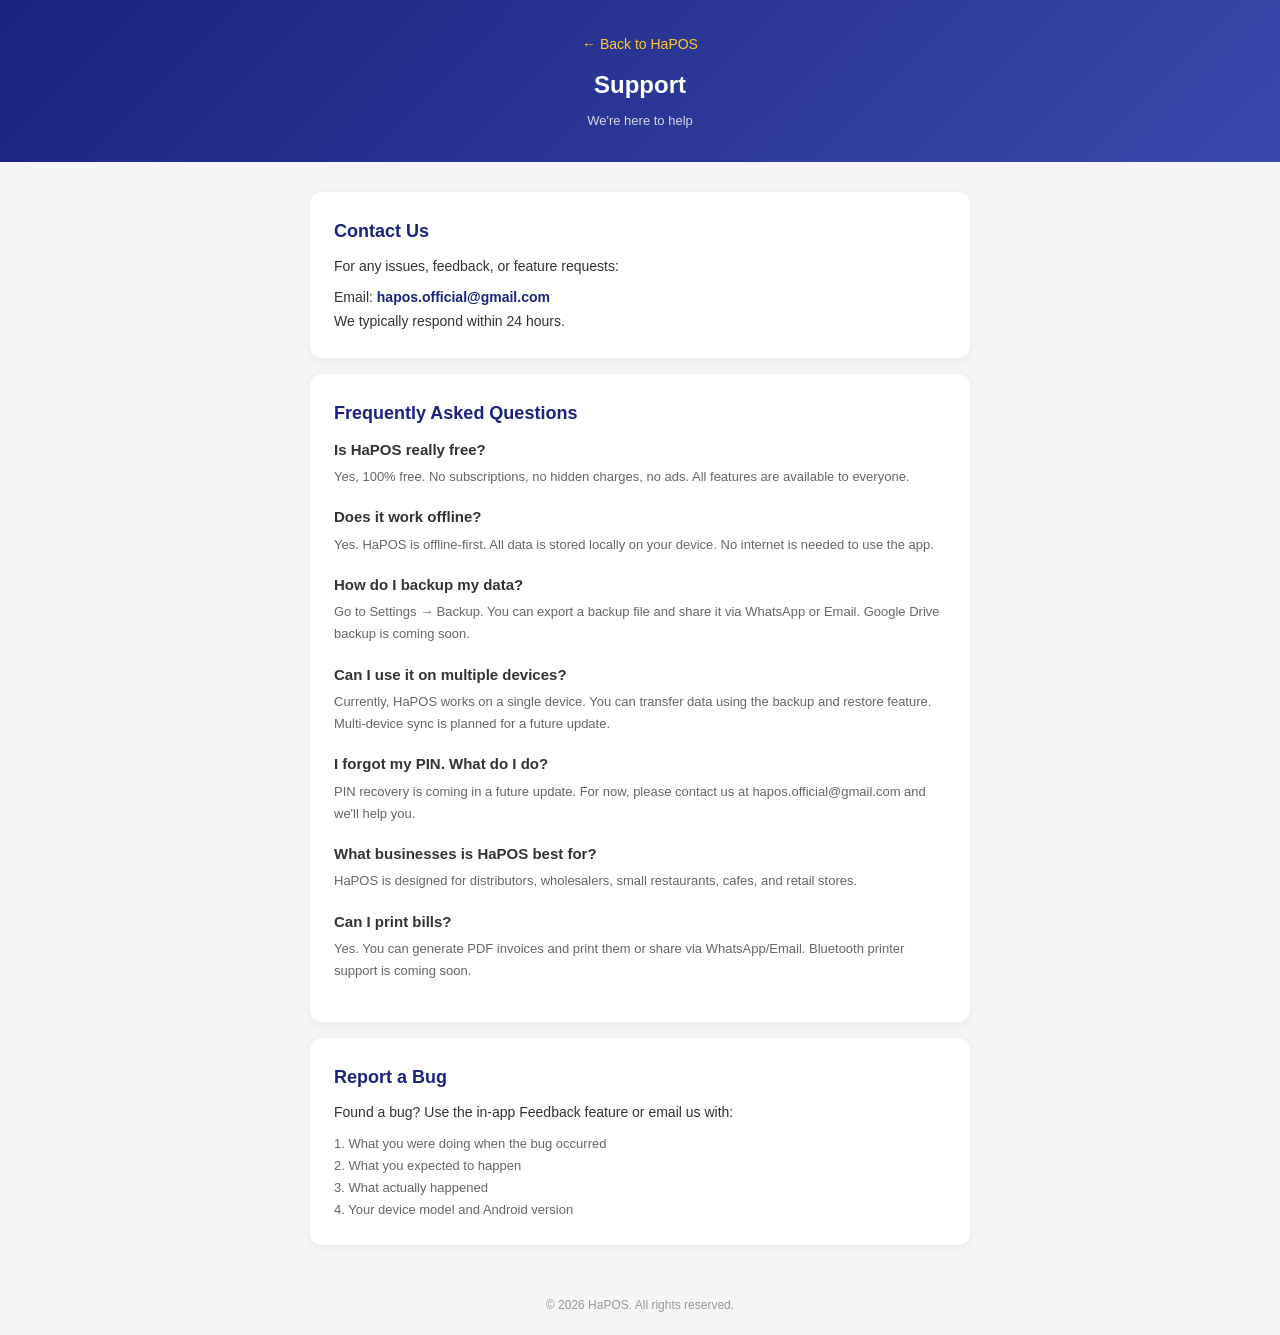
<file: support.html>
<!DOCTYPE html>
<html lang="en">
<head>
    <meta charset="UTF-8">
    <meta name="viewport" content="width=device-width, initial-scale=1.0">
    <title>Support - HaPOS</title>
    <style>
        * { margin: 0; padding: 0; box-sizing: border-box; }
        body {
            font-family: -apple-system, BlinkMacSystemFont, 'Segoe UI', Roboto, sans-serif;
            background: #f5f5f5;
            color: #333;
            line-height: 1.7;
        }
        .header {
            background: linear-gradient(135deg, #1a237e, #3949ab);
            color: white;
            padding: 30px 20px;
            text-align: center;
        }
        .header a {
            color: #ffca28;
            text-decoration: none;
            font-size: 14px;
        }
        .header h1 { font-size: 24px; margin-top: 8px; }
        .header p { font-size: 13px; opacity: 0.8; margin-top: 4px; }
        .content {
            max-width: 700px;
            margin: 30px auto;
            padding: 0 20px;
        }
        .card {
            background: white;
            border-radius: 12px;
            padding: 24px;
            margin-bottom: 16px;
            box-shadow: 0 2px 10px rgba(0,0,0,0.05);
        }
        .card h2 {
            font-size: 18px;
            color: #1a237e;
            margin-bottom: 8px;
        }
        .card p { font-size: 14px; }
        .card a {
            color: #1a237e;
            text-decoration: none;
            font-weight: 600;
        }
        .faq-item {
            margin-bottom: 16px;
        }
        .faq-item h3 {
            font-size: 15px;
            color: #333;
            margin-bottom: 4px;
        }
        .faq-item p {
            font-size: 13px;
            color: #666;
        }
        .footer {
            text-align: center;
            padding: 20px;
            font-size: 12px;
            color: #999;
        }
    </style>
</head>
<body>
    <div class="header">
        <a href="index.html">← Back to HaPOS</a>
        <h1>Support</h1>
        <p>We're here to help</p>
    </div>
    <div class="content">
        <div class="card">
            <h2>Contact Us</h2>
            <p>For any issues, feedback, or feature requests:</p>
            <p style="margin-top:8px;">Email: <a href="mailto:hapos.official@gmail.com">hapos.official@gmail.com</a></p>
            <p>We typically respond within 24 hours.</p>
        </div>

        <div class="card">
            <h2>Frequently Asked Questions</h2>

            <div class="faq-item">
                <h3>Is HaPOS really free?</h3>
                <p>Yes, 100% free. No subscriptions, no hidden charges, no ads. All features are available to everyone.</p>
            </div>

            <div class="faq-item">
                <h3>Does it work offline?</h3>
                <p>Yes. HaPOS is offline-first. All data is stored locally on your device. No internet is needed to use the app.</p>
            </div>

            <div class="faq-item">
                <h3>How do I backup my data?</h3>
                <p>Go to Settings → Backup. You can export a backup file and share it via WhatsApp or Email. Google Drive backup is coming soon.</p>
            </div>

            <div class="faq-item">
                <h3>Can I use it on multiple devices?</h3>
                <p>Currently, HaPOS works on a single device. You can transfer data using the backup and restore feature. Multi-device sync is planned for a future update.</p>
            </div>

            <div class="faq-item">
                <h3>I forgot my PIN. What do I do?</h3>
                <p>PIN recovery is coming in a future update. For now, please contact us at hapos.official@gmail.com and we'll help you.</p>
            </div>

            <div class="faq-item">
                <h3>What businesses is HaPOS best for?</h3>
                <p>HaPOS is designed for distributors, wholesalers, small restaurants, cafes, and retail stores.</p>
            </div>

            <div class="faq-item">
                <h3>Can I print bills?</h3>
                <p>Yes. You can generate PDF invoices and print them or share via WhatsApp/Email. Bluetooth printer support is coming soon.</p>
            </div>
        </div>

        <div class="card">
            <h2>Report a Bug</h2>
            <p>Found a bug? Use the in-app Feedback feature or email us with:</p>
            <p style="margin-top:8px; font-size:13px; color:#666;">
                1. What you were doing when the bug occurred<br>
                2. What you expected to happen<br>
                3. What actually happened<br>
                4. Your device model and Android version
            </p>
        </div>
    </div>
    <div class="footer">
        &copy; 2026 HaPOS. All rights reserved.
    </div>
</body>
</html>
</file>
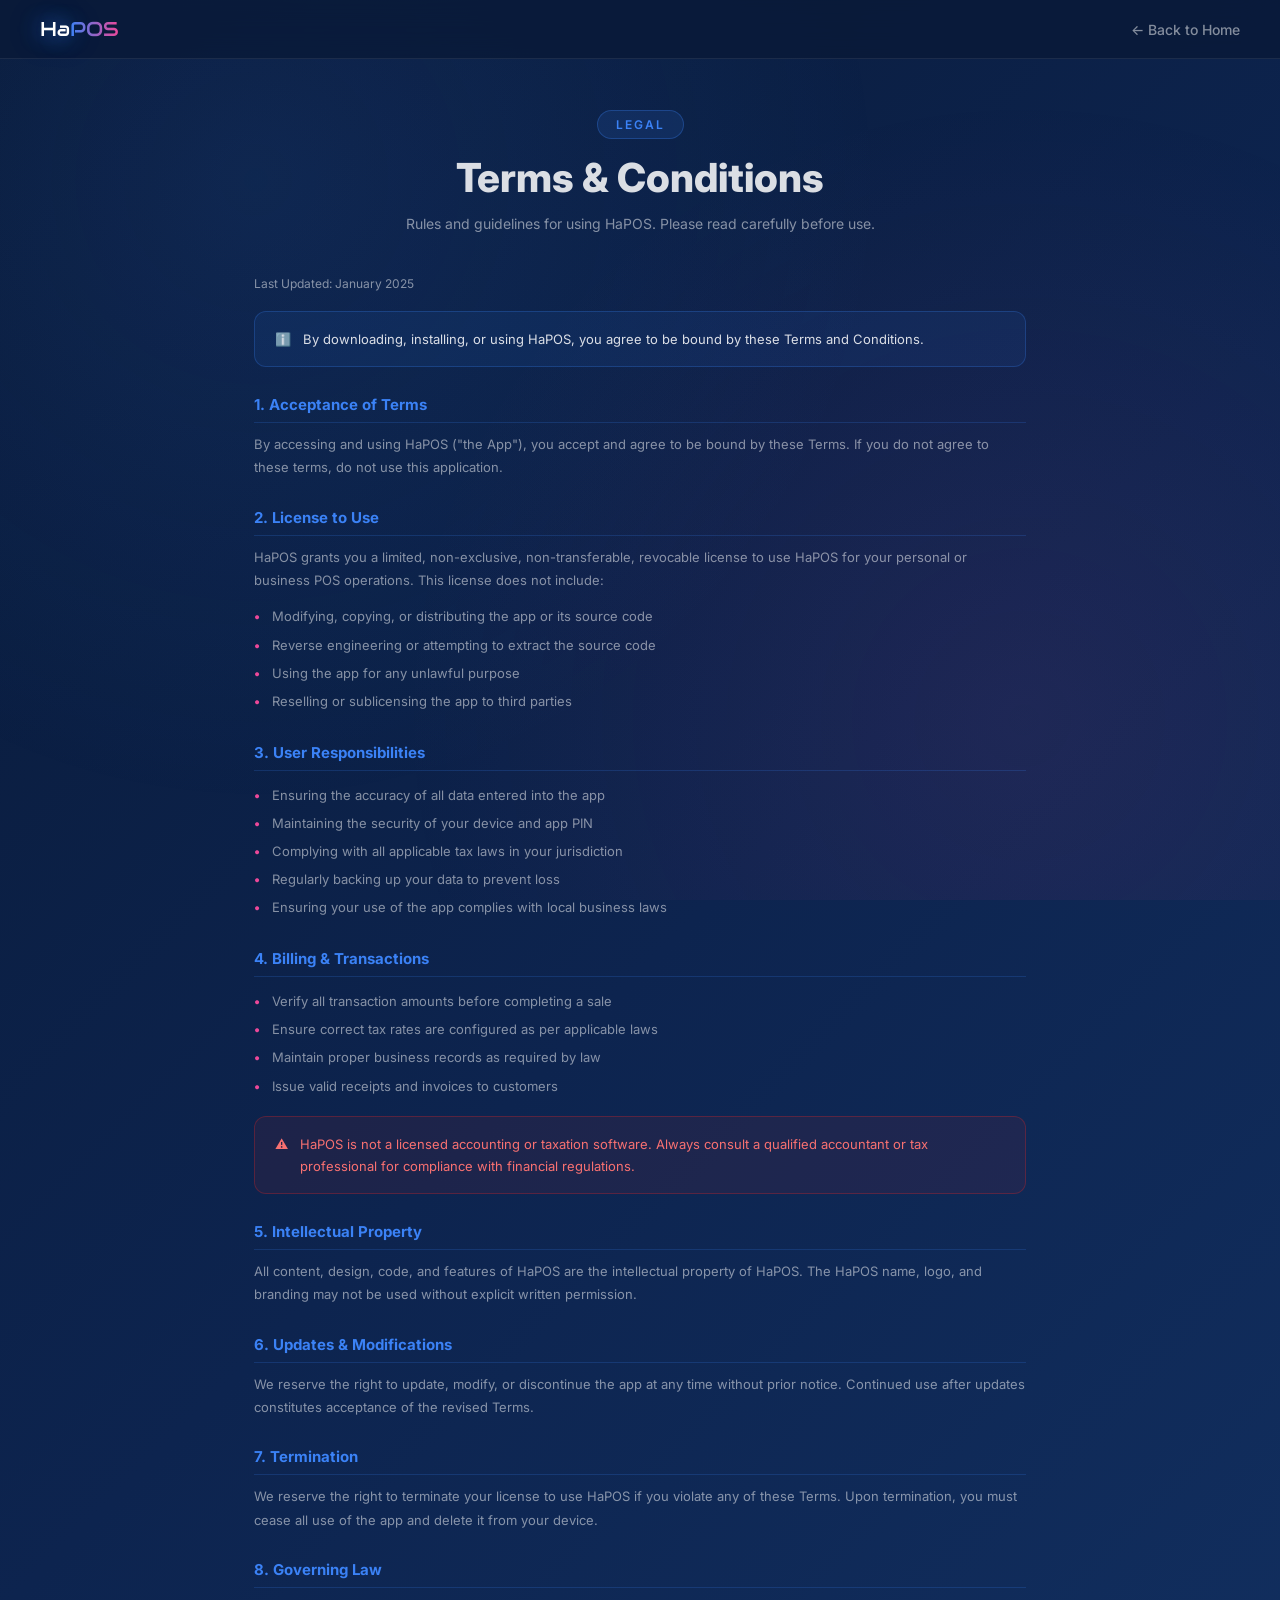
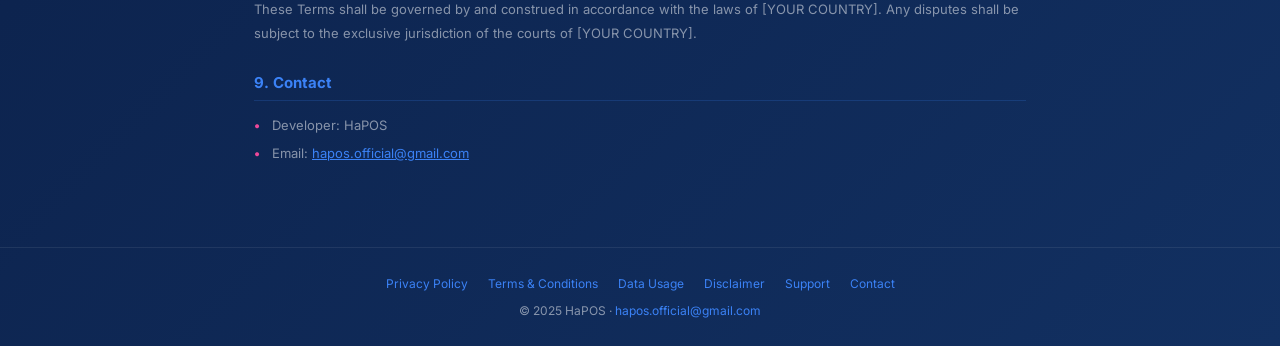
<file: terms.html>
<!DOCTYPE html>
<html lang="en">
<head>
<meta charset="UTF-8"><meta name="viewport" content="width=device-width, initial-scale=1.0">
<title>Terms & Conditions - HaPOS</title>
<link href="https://fonts.googleapis.com/css2?family=Audiowide&family=Inter:wght@300;400;500;600;700;800&display=swap" rel="stylesheet">
<link rel="stylesheet" href="shared.css">
</head>
<body>
<nav>
    <a href="index.html" class="nav-logo"><span class="ha">Ha</span><span class="pos">POS</span></a>
    <a href="index.html" class="nav-back">← Back to Home</a>
</nav>
<div class="page-header">
    <div class="badge">Legal</div>
    <h1>Terms &amp; Conditions</h1>
    <p>Rules and guidelines for using HaPOS. Please read carefully before use.</p>
</div>
<div class="content">
    <p class="updated">Last Updated: January 2025</p>
    <div class="info-box"><span>ℹ️</span><span>By downloading, installing, or using HaPOS, you agree to be bound by these Terms and Conditions.</span></div>

    <div class="section-title">1. Acceptance of Terms</div>
    <p class="section-body">By accessing and using HaPOS ("the App"), you accept and agree to be bound by these Terms. If you do not agree to these terms, do not use this application.</p>

    <div class="section-title">2. License to Use</div>
    <p class="section-body">HaPOS grants you a limited, non-exclusive, non-transferable, revocable license to use HaPOS for your personal or business POS operations. This license does not include:</p>
    <ul class="bullet-list">
        <li>Modifying, copying, or distributing the app or its source code</li>
        <li>Reverse engineering or attempting to extract the source code</li>
        <li>Using the app for any unlawful purpose</li>
        <li>Reselling or sublicensing the app to third parties</li>
    </ul>

    <div class="section-title">3. User Responsibilities</div>
    <ul class="bullet-list">
        <li>Ensuring the accuracy of all data entered into the app</li>
        <li>Maintaining the security of your device and app PIN</li>
        <li>Complying with all applicable tax laws in your jurisdiction</li>
        <li>Regularly backing up your data to prevent loss</li>
        <li>Ensuring your use of the app complies with local business laws</li>
    </ul>

    <div class="section-title">4. Billing & Transactions</div>
    <ul class="bullet-list">
        <li>Verify all transaction amounts before completing a sale</li>
        <li>Ensure correct tax rates are configured as per applicable laws</li>
        <li>Maintain proper business records as required by law</li>
        <li>Issue valid receipts and invoices to customers</li>
    </ul>
    <div class="warning-box"><span>⚠️</span><span>HaPOS is not a licensed accounting or taxation software. Always consult a qualified accountant or tax professional for compliance with financial regulations.</span></div>

    <div class="section-title">5. Intellectual Property</div>
    <p class="section-body">All content, design, code, and features of HaPOS are the intellectual property of HaPOS. The HaPOS name, logo, and branding may not be used without explicit written permission.</p>

    <div class="section-title">6. Updates & Modifications</div>
    <p class="section-body">We reserve the right to update, modify, or discontinue the app at any time without prior notice. Continued use after updates constitutes acceptance of the revised Terms.</p>

    <div class="section-title">7. Termination</div>
    <p class="section-body">We reserve the right to terminate your license to use HaPOS if you violate any of these Terms. Upon termination, you must cease all use of the app and delete it from your device.</p>

    <div class="section-title">8. Governing Law</div>
    <p class="section-body">These Terms shall be governed by and construed in accordance with the laws of [YOUR COUNTRY]. Any disputes shall be subject to the exclusive jurisdiction of the courts of [YOUR COUNTRY].</p>

    <div class="section-title">9. Contact</div>
    <ul class="bullet-list">
        <li>Developer: HaPOS</li>
        <li>Email: <a href="mailto:hapos.official@gmail.com" style="color:var(--blue)">hapos.official@gmail.com</a></li>
    </ul>
</div>
<footer>
    <div class="footer-links">
        <a href="privacy.html">Privacy Policy</a>
        <a href="terms.html">Terms &amp; Conditions</a>
        <a href="data-usage.html">Data Usage</a>
        <a href="disclaimer.html">Disclaimer</a>
        <a href="support.html">Support</a>
        <a href="contact.html">Contact</a>
    </div>
    <p>© 2025 HaPOS · <a href="mailto:hapos.official@gmail.com">hapos.official@gmail.com</a></p>
</footer>
</body>
</html>
</file>
<file: shared.css>
/* shared styles used across all pages */
* { margin: 0; padding: 0; box-sizing: border-box; }
:root {
    --blue: #3B82F6; --pink: #EC4899;
    --dark: #0D244F; --darker: #091a38;
    --success: #10B981; --warning: #F97316; --error: #DC2626;
    --text: rgba(255,255,255,0.85);
    --muted: rgba(255,255,255,0.5);
    --border: rgba(255,255,255,0.08);
    --card: rgba(255,255,255,0.04);
}
body {
    font-family: 'Inter', sans-serif;
    min-height: 100vh;
    background: linear-gradient(135deg, #091a38 0%, #0D244F 50%, #123061 100%);
    color: var(--text); overflow-x: hidden;
}
body::before {
    content:''; position:fixed; inset:0; pointer-events:none; z-index:0;
    background: radial-gradient(circle at 20% 20%, rgba(59,130,246,0.10) 0%, transparent 50%),
                radial-gradient(circle at 80% 80%, rgba(236,72,153,0.08) 0%, transparent 50%);
}
nav {
    position:fixed; top:0; left:0; right:0; z-index:100;
    padding:16px 40px; display:flex; align-items:center; justify-content:space-between;
    background:rgba(9,26,56,0.8); backdrop-filter:blur(16px);
    border-bottom:1px solid var(--border);
}
.nav-logo { display:flex; align-items:baseline; text-decoration:none; }
.nav-logo .ha { font-family:'Audiowide',sans-serif; font-size:20px; color:white;
    text-shadow:0 0 20px rgba(59,130,246,0.8), 0 0 40px rgba(59,130,246,0.4); }
.nav-logo .pos { font-family:'Audiowide',sans-serif; font-size:20px;
    background:linear-gradient(90deg,var(--blue),var(--pink));
    -webkit-background-clip:text; -webkit-text-fill-color:transparent; background-clip:text; }
.nav-back { display:flex; align-items:center; gap:8px; color:var(--muted);
    text-decoration:none; font-size:14px; font-weight:500; transition:color 0.2s; }
.nav-back:hover { color:white; }
.page-header { position:relative; z-index:1; padding:110px 24px 40px; text-align:center; }
.page-header .badge {
    display:inline-block; padding:6px 18px; border-radius:100px; font-size:12px;
    font-weight:600; letter-spacing:2px; text-transform:uppercase;
    background:rgba(59,130,246,0.12); border:1px solid rgba(59,130,246,0.3);
    color:var(--blue); margin-bottom:14px;
}
.page-header h1 { font-size:clamp(26px,5vw,40px); font-weight:800; margin-bottom:10px; }
.page-header p { color:var(--muted); font-size:14px; max-width:480px; margin:0 auto; line-height:1.7; }
.content { position:relative; z-index:1; max-width:820px; margin:0 auto 80px; padding:0 24px; }
.section-title { font-size:15px; font-weight:700; color:var(--blue);
    margin:28px 0 10px; padding-bottom:8px; border-bottom:1px solid rgba(59,130,246,0.2); }
.section-body { font-size:13px; color:var(--muted); line-height:1.8; margin-bottom:10px; }
.bullet-list { list-style:none; margin:8px 0 12px; }
.bullet-list li { font-size:13px; color:var(--muted); line-height:1.7; padding:3px 0 3px 18px; position:relative; }
.bullet-list li::before { content:'•'; position:absolute; left:0; color:var(--pink); font-weight:700; }
.info-box { background:rgba(59,130,246,0.08); border:1px solid rgba(59,130,246,0.25);
    border-radius:12px; padding:16px 20px; margin:16px 0;
    display:flex; gap:12px; font-size:13px; line-height:1.7; }
.warning-box { background:rgba(220,38,38,0.08); border:1px solid rgba(220,38,38,0.3);
    border-radius:12px; padding:16px 20px; margin:16px 0;
    display:flex; gap:12px; font-size:13px; color:#f87171; line-height:1.7; }
.updated { font-size:12px; color:var(--muted); margin-bottom:20px; }
footer { position:relative; z-index:1; text-align:center; padding:28px 24px;
    border-top:1px solid var(--border); color:var(--muted); font-size:12px; }
footer a { color:var(--blue); text-decoration:none; }
footer a:hover { color:var(--pink); }
.footer-links { display:flex; justify-content:center; gap:20px; flex-wrap:wrap; margin-bottom:12px; }
@media(max-width:600px){ nav { padding:14px 20px; } }
</file>
